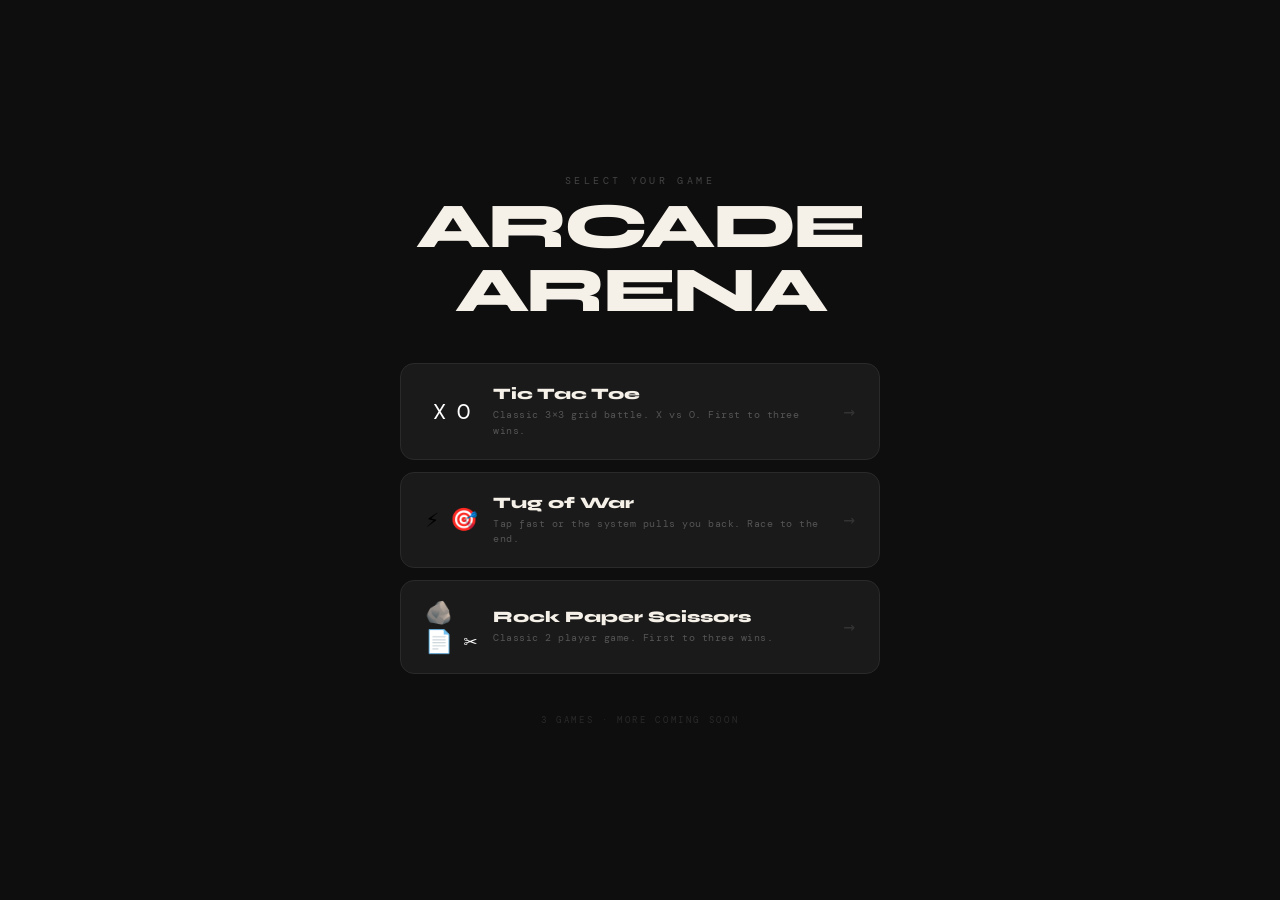
<file: index.html>
<!DOCTYPE html>
<html lang="en">
<head>
  <meta charset="UTF-8"/>
  <meta name="viewport" content="width=device-width, initial-scale=1.0"/>
  <title>ArcadeArena</title>
  <link href="https://fonts.googleapis.com/css2?family=Syne:wght@700;800&family=DM+Mono:wght@400;500&display=swap" rel="stylesheet"/>
  <link rel="stylesheet" href="menu.css?v=2"/>
</head>
<body>

  <div class="container">
    <div class="header">
      <p class="eyebrow">SELECT YOUR GAME</p>
      <h1>ARCADE ARENA</h1>
    </div>

    <div class="games">

      <a href="tictactoe.html" class="card">
        <div class="card-icon" style="color: white;">X O</div>
        <div class="card-body">
          <div class="card-title">Tic Tac Toe</div>
          <div class="card-desc">Classic 3×3 grid battle. X vs O. First to three wins.</div>
        </div>
        <div class="card-arrow">→</div>
      </a>

      <a href="tugofwar.html" class="card">
        <div class="card-icon">⚡ 🎯</div>
        <div class="card-body">
          <div class="card-title">Tug of War</div>
          <div class="card-desc">Tap fast or the system pulls you back. Race to the end.</div>
        </div>
        <div class="card-arrow">→</div>
      </a>

      <a href="rps.html" class="card">
        <div class="card-icon" style="color: white;">🪨 📄 ✂</div>
        <div class="card-body">
          <div class="card-title">Rock Paper Scissors</div>
          <div class="card-desc">Classic 2 player game. First to three wins.</div>
        </div>
        <div class="card-arrow">→</div>
      </a>
    </div>

    <p class="footer">3 GAMES · MORE COMING SOON</p>
  </div>

</body>
</html>
</file>
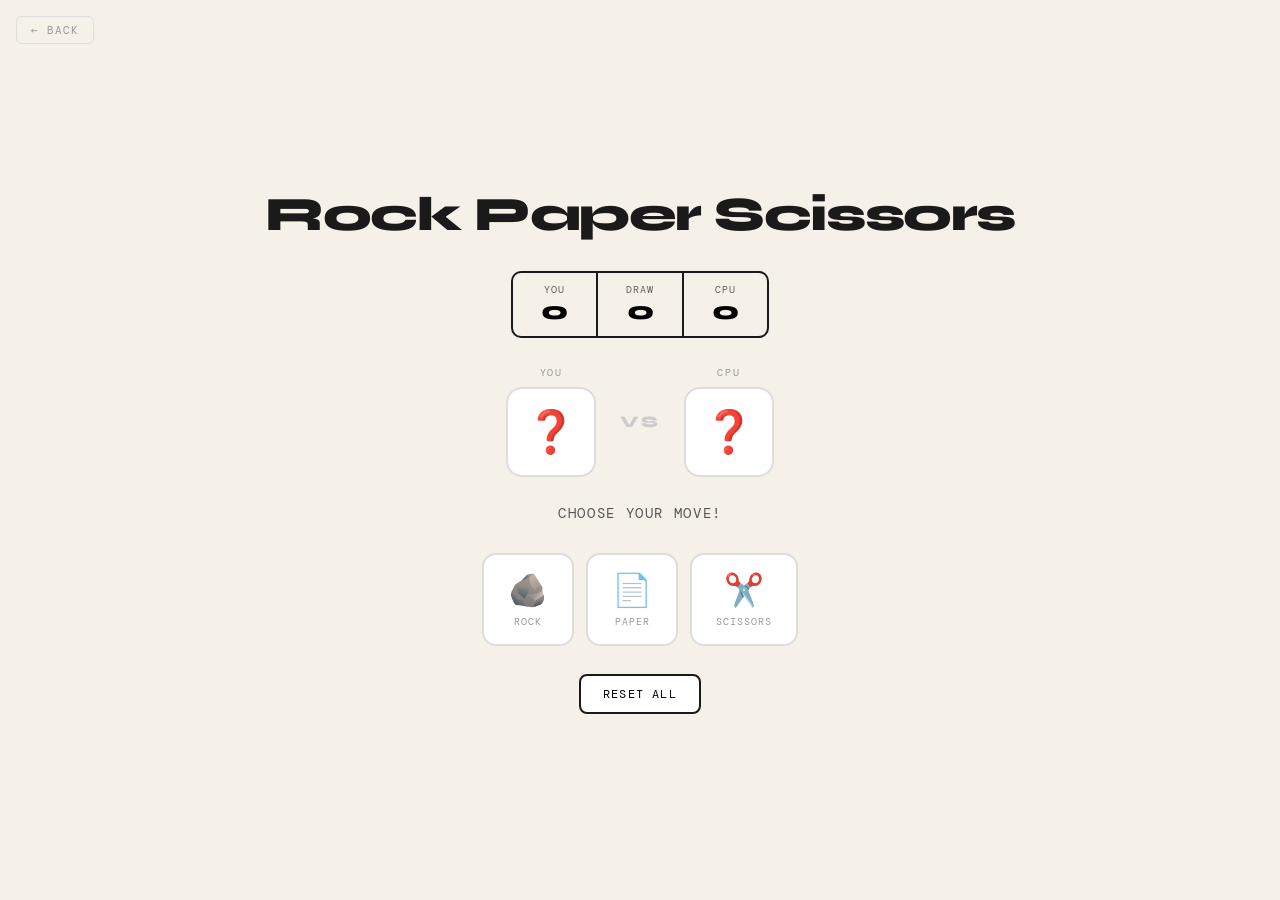
<file: rps.html>
<!DOCTYPE html>
<html lang="en">
<head>
  <meta charset="UTF-8"/>
  <meta name="viewport" content="width=device-width, initial-scale=1.0"/>
  <title>Rock Paper Scissors</title>
  <link href="https://fonts.googleapis.com/css2?family=Syne:wght@700;800&family=DM+Mono:wght@400;500&display=swap" rel="stylesheet"/>
  <link rel="stylesheet" href="rps.css"/>
</head>
<body>

  <a href="index.html" class="back-btn">← BACK</a>

  <h1>Rock Paper Scissors</h1>

  <div class="scores">
    <div class="score-box" id="youBox">
      <div class="score-label">YOU</div>
      <div class="score-num" id="youScore">0</div>
    </div>
    <div class="score-box" id="drawBox">
      <div class="score-label">DRAW</div>
      <div class="score-num" id="drawScore">0</div>
    </div>
    <div class="score-box" id="cpuBox">
      <div class="score-label">CPU</div>
      <div class="score-num" id="cpuScore">0</div>
    </div>
  </div>

  <div class="arena">
    <div class="fighter">
      <div class="fighter-label">YOU</div>
      <div class="fighter-display" id="playerDisplay">❓</div>
    </div>
    <div class="vs">VS</div>
    <div class="fighter">
      <div class="fighter-label">CPU</div>
      <div class="fighter-display" id="cpuDisplay">❓</div>
    </div>
  </div>

  <div class="status" id="status">Choose your move!</div>

  <div class="choices">
    <button class="choice-btn" onclick="play('rock')">🪨<span>Rock</span></button>
    <button class="choice-btn" onclick="play('paper')">📄<span>Paper</span></button>
    <button class="choice-btn" onclick="play('scissors')">✂️<span>Scissors</span></button>
  </div>

  <button class="reset-btn" onclick="fullReset()">Reset All</button>

  <script src="rps.js"></script>
</body>
</html>
</file>
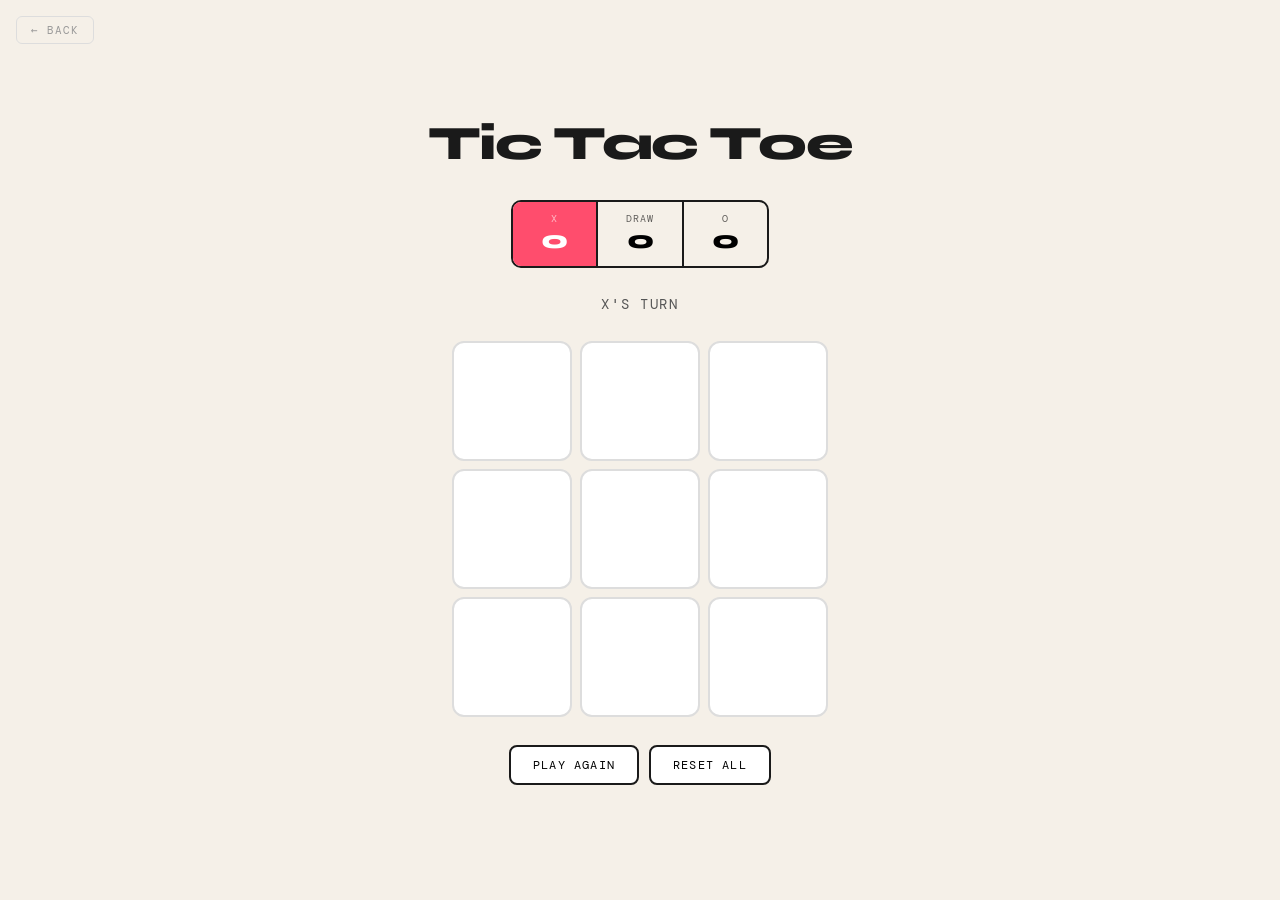
<file: tictactoe.html>
<!DOCTYPE html>
<html lang="en">
<head>
  <meta charset="UTF-8" />
  <meta name="viewport" content="width=device-width, initial-scale=1.0"/>
  <title>Tic Tac Toe</title>
  <link href="https://fonts.googleapis.com/css2?family=Syne:wght@700;800&family=DM+Mono:wght@400;500&display=swap" rel="stylesheet"/>
  <link rel="stylesheet" href="tictactoe.css?v=3"/>
</head>
<body>

  <a href="index.html" class="back-btn">← BACK</a>

  <h1>Tic Tac Toe</h1>

  <div class="scores">
    <div class="score-box active-x" id="xBox">
      <div class="score-label">X</div>
      <div class="score-num" id="xScore">0</div>
    </div>
    <div class="score-box" id="dBox">
      <div class="score-label">Draw</div>
      <div class="score-num" id="dScore">0</div>
    </div>
    <div class="score-box" id="oBox">
      <div class="score-label">O</div>
      <div class="score-num" id="oScore">0</div>
    </div>
  </div>

  <div class="status" id="status">X's turn</div>

  <div class="board" id="board"></div>

  <div class="btns">
    <button onclick="playAgain()">Play Again</button>
    <button onclick="fullReset()">Reset All</button>
  </div>

  <script src="tictactoe.js"></script>
</body>
</html>
</file>
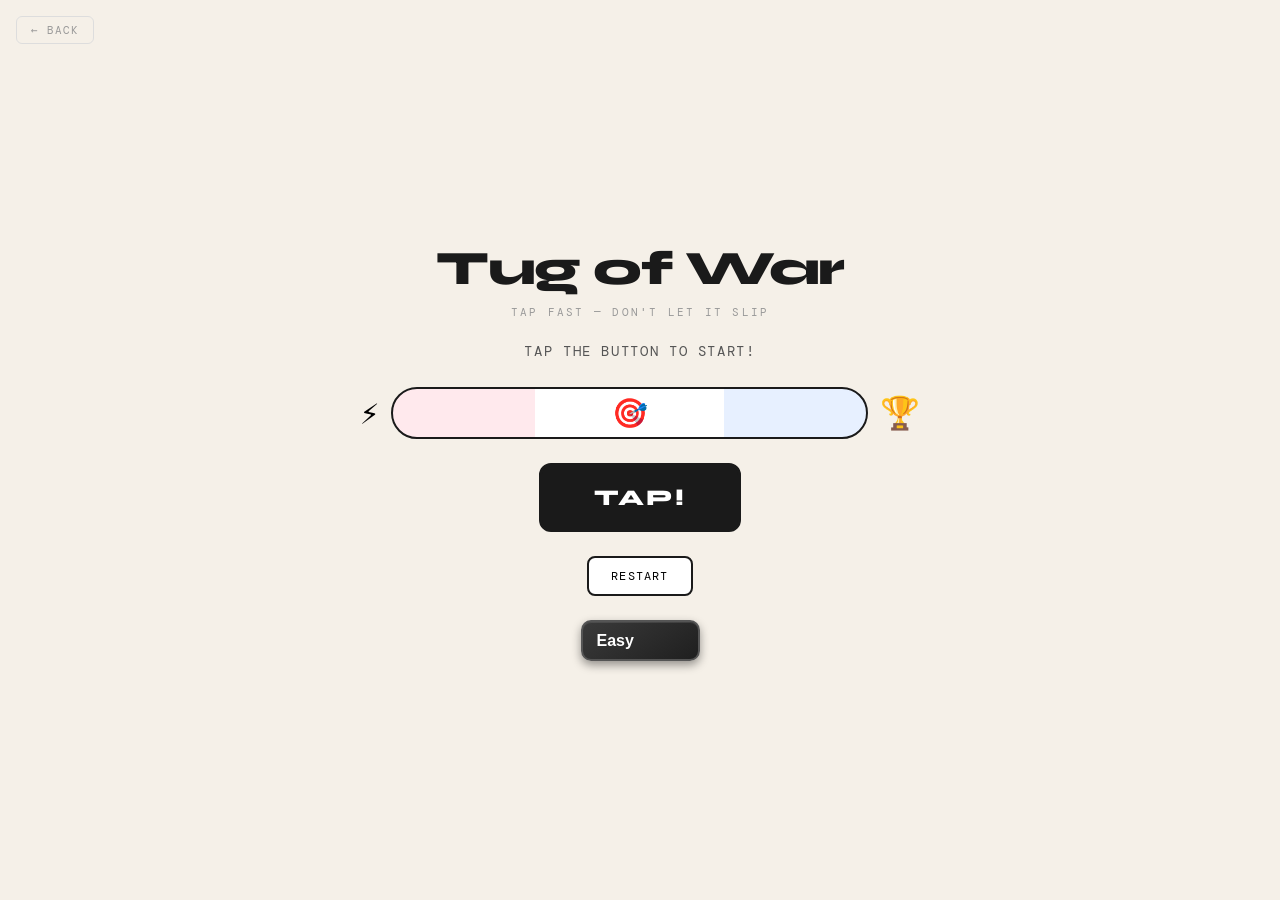
<file: tugofwar.html>
<!DOCTYPE html>
<html lang="en">
<head>
  <meta charset="UTF-8"/>
  <meta name="viewport" content="width=device-width, initial-scale=1.0"/>
  <title>Tug of War</title>
  <link href="https://fonts.googleapis.com/css2?family=Syne:wght@700;800&family=DM+Mono:wght@400;500&display=swap" rel="stylesheet"/>
  <link rel="stylesheet" href="tugofwar.css?v=2"/>
</head>
<body>

  <a href="index.html" class="back-btn">← BACK</a>

  <h1>Tug of War</h1>
  <p class="subtitle">TAP FAST — DON'T LET IT SLIP</p>

  <div class="status" id="status">Tap the button to start!</div>

  <div class="track-wrap">
    <div class="flag flag-left">⚡</div>
    <div class="track" id="track">
      <div class="danger-zone left-danger"></div>
      <div class="danger-zone right-safe"></div>
      <div class="character" id="character">🎯</div>
    </div>
    <div class="flag flag-right">🏆</div>
  </div>

  <button id="tapBtn">TAP!</button>

  <button class="reset-btn">Restart</button>

  <select class="difficulty">
    <option value="200">Easy</option>
    <option value="150">Medium</option>
    <option value="100">Hard</option>
  </select>

  <script src="tugofwar.js"></script>
</body>
</html>
</file>
<file: menu.css>
* { margin: 0; padding: 0; box-sizing: border-box; }

body {
  min-height: 100vh;
  background: #0e0e0e;
  display: flex;
  align-items: center;
  justify-content: center;
  font-family: 'DM Mono', monospace;
  padding: 24px;
}

.container {
  width: 100%;
  max-width: 480px;
  display: flex;
  flex-direction: column;
  gap: 40px;
}

.header { text-align: center; }

.eyebrow {
  font-size: 0.6rem;
  letter-spacing: 0.35em;
  color: #444;
  text-transform: uppercase;
  margin-bottom: 8px;
}

h1 {
  font-family: 'Syne', sans-serif;
  font-size: clamp(2.5rem, 15vw, 4rem);
  font-weight: 800;
  letter-spacing: -0.04em;
  color: #f5f0e8;
  line-height: 1;
}

.games {
  display: flex;
  flex-direction: column;
  gap: 12px;
}

.card {
  display: flex;
  align-items: center;
  gap: 16px;
  padding: 20px 24px;
  background: #1a1a1a;
  border: 1px solid #2a2a2a;
  border-radius: 14px;
  text-decoration: none;
  color: inherit;
  transition: border-color 0.2s, background 0.2s, transform 0.15s;
}

.card:hover {
  border-color: #f5f0e8;
  background: #222;
  transform: translateX(4px);
}

.card-icon {
  font-size: 1.4rem;
  flex-shrink: 0;
  width: 52px;
  height: 52px;
  border-radius: 10px;
  display: flex;
  align-items: center;
  justify-content: center;
  letter-spacing: -0.05em;
}

.card-body { flex: 1; }

.card-title {
  font-family: 'Syne', sans-serif;
  font-size: 1rem;
  font-weight: 800;
  color: #f5f0e8;
  margin-bottom: 4px;
}

.card-desc {
  font-size: 0.65rem;
  color: #555;
  letter-spacing: 0.05em;
  line-height: 1.5;
}

.card-arrow {
  font-size: 1.2rem;
  color: #333;
  transition: color 0.2s, transform 0.2s;
  flex-shrink: 0;
}

.card:hover .card-arrow {
  color: #f5f0e8;
  transform: translateX(4px);
}

.footer {
  text-align: center;
  font-size: 0.55rem;
  letter-spacing: 0.3em;
  color: #2a2a2a;
}
</file>
<file: rps.css>
* { margin: 0; padding: 0; box-sizing: border-box; touch-action: manipulation; }

body {
  min-height: 100vh;
  background: #f5f0e8;
  display: flex;
  flex-direction: column;
  align-items: center;
  justify-content: center;
  font-family: 'DM Mono', monospace;
  gap: 28px;
  padding: 24px;
}

.back-btn {
  position: fixed;
  top: 16px;
  left: 16px;
  font-family: 'DM Mono', monospace;
  font-size: 0.7rem;
  letter-spacing: 0.1em;
  text-decoration: none;
  color: #999;
  border: 1px solid #ddd;
  padding: 6px 14px;
  border-radius: 6px;
  transition: background 0.15s, color 0.15s;
}

.back-btn:hover { background: #1a1a1a; color: white; border-color: #1a1a1a; }

h1 {
  font-family: 'Syne', sans-serif;
  font-size: clamp(1.8rem, 6vw, 3rem);
  font-weight: 800;
  letter-spacing: -0.03em;
  color: #1a1a1a;
}

.scores {
  display: flex;
  border: 2px solid #1a1a1a;
  border-radius: 10px;
  overflow: hidden;
}

.score-box {
  padding: 10px 28px;
  text-align: center;
  border-right: 2px solid #1a1a1a;
  transition: background 0.2s, color 0.2s;
}

.score-box:last-child { border-right: none; }
.score-box.win  { background: #1a1a1a; color: white; }

.score-label {
  font-size: 0.6rem;
  opacity: 0.6;
  text-transform: uppercase;
  letter-spacing: 0.1em;
}

.score-num {
  font-family: 'Syne', sans-serif;
  font-size: 1.6rem;
  font-weight: 800;
  line-height: 1.2;
}

.arena {
  display: flex;
  align-items: center;
  gap: 24px;
}

.fighter {
  display: flex;
  flex-direction: column;
  align-items: center;
  gap: 8px;
}

.fighter-label {
  font-size: 0.6rem;
  letter-spacing: 0.2em;
  color: #999;
  text-transform: uppercase;
}

.fighter-display {
  width: 90px;
  height: 90px;
  background: white;
  border: 2px solid #ddd;
  border-radius: 16px;
  display: flex;
  align-items: center;
  justify-content: center;
  font-size: 2.6rem;
  transition: border-color 0.2s, transform 0.2s;
}

.fighter-display.win  { border-color: #1a1a1a; transform: scale(1.08); }
.fighter-display.lose { opacity: 0.4; }

.vs {
  font-family: 'Syne', sans-serif;
  font-size: 1rem;
  font-weight: 800;
  color: #ccc;
  letter-spacing: 0.1em;
}

.status {
  font-size: 0.85rem;
  letter-spacing: 0.12em;
  color: #555;
  text-transform: uppercase;
  height: 20px;
}

.choices {
  display: flex;
  gap: 12px;
  flex-wrap: wrap;
  justify-content: center;
}

.choice-btn {
  display: flex;
  flex-direction: column;
  align-items: center;
  gap: 6px;
  padding: 16px 24px;
  background: white;
  border: 2px solid #ddd;
  border-radius: 14px;
  cursor: pointer;
  font-size: 2rem;
  transition: border-color 0.15s, transform 0.1s, background 0.15s;
}

.choice-btn span {
  font-family: 'DM Mono', monospace;
  font-size: 0.6rem;
  letter-spacing: 0.1em;
  color: #999;
  text-transform: uppercase;
}

.choice-btn:hover { border-color: #1a1a1a; background: #f9f9f9; transform: scale(0.96); }
.choice-btn:active { transform: scale(0.92); }

.reset-btn {
  font-family: 'DM Mono', monospace;
  font-size: 0.75rem;
  letter-spacing: 0.1em;
  padding: 10px 22px;
  border-radius: 8px;
  border: 2px solid #1a1a1a;
  background: white;
  cursor: pointer;
  text-transform: uppercase;
  transition: background 0.15s, color 0.15s;
}

.reset-btn:hover { background: #1a1a1a; color: white; }

@media (max-width: 480px) {
  .choice-btn { padding: 14px 18px; font-size: 1.8rem; }
  .fighter-display { width: 76px; height: 76px; font-size: 2.2rem; }
  .score-box { padding: 10px 18px; }
}
</file>
<file: tictactoe.css>
* { margin: 0; padding: 0; box-sizing: border-box; }

body {
  min-height: 100vh;
  background: #f5f0e8;
  display: flex;
  flex-direction: column;
  align-items: center;
  justify-content: center;
  font-family: 'DM Mono', monospace;
  gap: 28px;
  padding: 24px;
}

.back-btn {
  position: fixed;
  top: 16px;
  left: 16px;
  font-family: 'DM Mono', monospace;
  font-size: 0.7rem;
  letter-spacing: 0.1em;
  text-decoration: none;
  color: #999;
  border: 1px solid #ddd;
  padding: 6px 14px;
  border-radius: 6px;
  transition: background 0.15s, color 0.15s;
}

.back-btn:hover { background: #1a1a1a; color: white; border-color: #1a1a1a; }

h1 {
  font-family: 'Syne', sans-serif;
  font-size: clamp(2rem, 6vw, 3rem);
  font-weight: 800;
  letter-spacing: -0.03em;
  color: #1a1a1a;
}

.scores {
  display: flex;
  border: 2px solid #1a1a1a;
  border-radius: 10px;
  overflow: hidden;
}

.score-box {
  padding: 10px 28px;
  text-align: center;
  border-right: 2px solid #1a1a1a;
  transition: background 0.2s, color 0.2s;
}

.score-box:last-child { border-right: none; }
.score-box.active-x   { background: #ff4d6d; color: white; }
.score-box.active-o   { background: #3a86ff; color: white; }

.score-label {
  font-size: 0.6rem;
  opacity: 0.6;
  text-transform: uppercase;
  letter-spacing: 0.1em;
}

.score-num {
  font-family: 'Syne', sans-serif;
  font-size: 1.6rem;
  font-weight: 800;
  line-height: 1.2;
}

.status {
  font-size: 0.85rem;
  letter-spacing: 0.12em;
  color: #555;
  text-transform: uppercase;
}

.board {
  display: grid;
  grid-template-columns: repeat(3, 1fr);
  gap: 8px;
}

.cell {
  width: clamp(90px, 26vw, 120px);
  height: clamp(90px, 26vw, 120px);
  background: white;
  border: 2px solid #ddd;
  border-radius: 12px;
  display: flex;
  align-items: center;
  justify-content: center;
  cursor: pointer;
  font-family: 'Syne', sans-serif;
  font-size: clamp(2rem, 8vw, 3rem);
  font-weight: 800;
  transition: border-color 0.15s, transform 0.1s;
  user-select: none;
}

.cell:hover:not(.taken) { border-color: #aaa; transform: scale(0.96); }
.cell.x      { color: #ff4d6d; border-color: #ff4d6d; background: #fff5f7; cursor: default; }
.cell.o      { color: #3a86ff; border-color: #3a86ff; background: #f0f5ff; cursor: default; }
.cell.winner { background: #fff9e0; border-color: #f4c430; animation: pop 0.3s ease; }

@keyframes pop {
  50% { transform: scale(1.1); }
}

.btns { display: flex; gap: 10px; }

button {
  font-family: 'DM Mono', monospace;
  font-size: 0.75rem;
  letter-spacing: 0.1em;
  padding: 10px 22px;
  border-radius: 8px;
  border: 2px solid #1a1a1a;
  background: white;
  cursor: pointer;
  text-transform: uppercase;
  transition: background 0.15s, color 0.15s;
}

button:hover { background: #1a1a1a; color: white; }
</file>
<file: tugofwar.css>
* { margin: 0; padding: 0; box-sizing: border-box; }

body {
  min-height: 100vh;
  background: #f5f0e8;
  display: flex;
  flex-direction: column;
  align-items: center;
  justify-content: center;
  font-family: 'DM Mono', monospace;
  gap: 24px;
  padding: 24px;
}

.back-btn {
  position: fixed;
  top: 16px;
  left: 16px;
  font-family: 'DM Mono', monospace;
  font-size: 0.7rem;
  letter-spacing: 0.1em;
  text-decoration: none;
  color: #999;
  border: 1px solid #ddd;
  padding: 6px 14px;
  border-radius: 6px;
  transition: background 0.15s, color 0.15s;
}

.back-btn:hover { background: #1a1a1a; color: white; border-color: #1a1a1a; }

h1 {
  font-family: 'Syne', sans-serif;
  font-size: clamp(2rem, 6vw, 3rem);
  font-weight: 800;
  letter-spacing: -0.03em;
  color: #1a1a1a;
}

.subtitle {
  font-size: 0.7rem;
  letter-spacing: 0.2em;
  color: #999;
  text-transform: uppercase;
  margin-top: -16px;
}

.status {
  font-size: 0.85rem;
  letter-spacing: 0.12em;
  color: #555;
  text-transform: uppercase;
  height: 20px;
}

.track-wrap {
  display: flex;
  align-items: center;
  gap: 12px;
  width: 100%;
  max-width: 560px;
}

.flag {
  font-size: 2rem;
  flex-shrink: 0;
}

.track {
  position: relative;
  flex: 1;
  height: 52px;
  background: white;
  border: 2px solid #1a1a1a;
  border-radius: 100px;
  overflow: hidden;
}

.danger-zone {
  position: absolute;
  top: 0;
  height: 100%;
  width: 30%;
  pointer-events: none;
}

.left-danger  { left: 0;  background: rgba(255, 77, 109, 0.12); }
.right-safe   { right: 0; background: rgba(58, 134, 255, 0.12); }

.character {
  position: absolute;
  top: 50%;
  transform: translate(-50%, -50%);
  font-size: 1.8rem;
  transition: left 0.25s ease;
}

#tapBtn {
  font-family: 'Syne', sans-serif;
  font-size: 1.4rem;
  font-weight: 800;
  letter-spacing: 0.1em;
  padding: 18px 52px;
  border-radius: 12px;
  border: 3px solid #1a1a1a;
  background: #1a1a1a;
  color: white;
  cursor: pointer;
  transition: transform 0.08s, background 0.15s;
  user-select: none;
}

#tapBtn:active { transform: scale(0.94); }

#tapBtn:disabled {
  opacity: 0.35;
  cursor: default;
  transform: none;
}

.reset-btn {
  font-family: 'DM Mono', monospace;
  font-size: 0.75rem;
  letter-spacing: 0.1em;
  padding: 10px 22px;
  border-radius: 8px;
  border: 2px solid #1a1a1a;
  background: white;
  cursor: pointer;
  text-transform: uppercase;
  transition: background 0.15s, color 0.15s;
}

.reset-btn:hover { background: #1a1a1a; color: white; }

.difficulty {
  appearance: none;

  padding: 10px 40px 10px 14px;
  font-size: 16px;
  font-weight: 600;

  color: #fff;
  background: linear-gradient(145deg,#3a3a3a,#1f1f1f);

  border: 2px solid #555;
  border-radius: 10px;

  cursor: pointer;

  box-shadow:
    0 4px 10px rgba(0,0,0,0.4),
    inset 0 1px 0 rgba(255,255,255,0.1);

  transition: all 0.2s ease;
}

.difficulty:hover {
  border-color: #00c3ff;
}

.difficulty:focus {
  outline: none;
  border-color: #00c3ff;
  box-shadow:
    0 0 0 2px rgba(0,195,255,0.3),
    0 4px 10px rgba(0,0,0,0.4);
}
</file>
